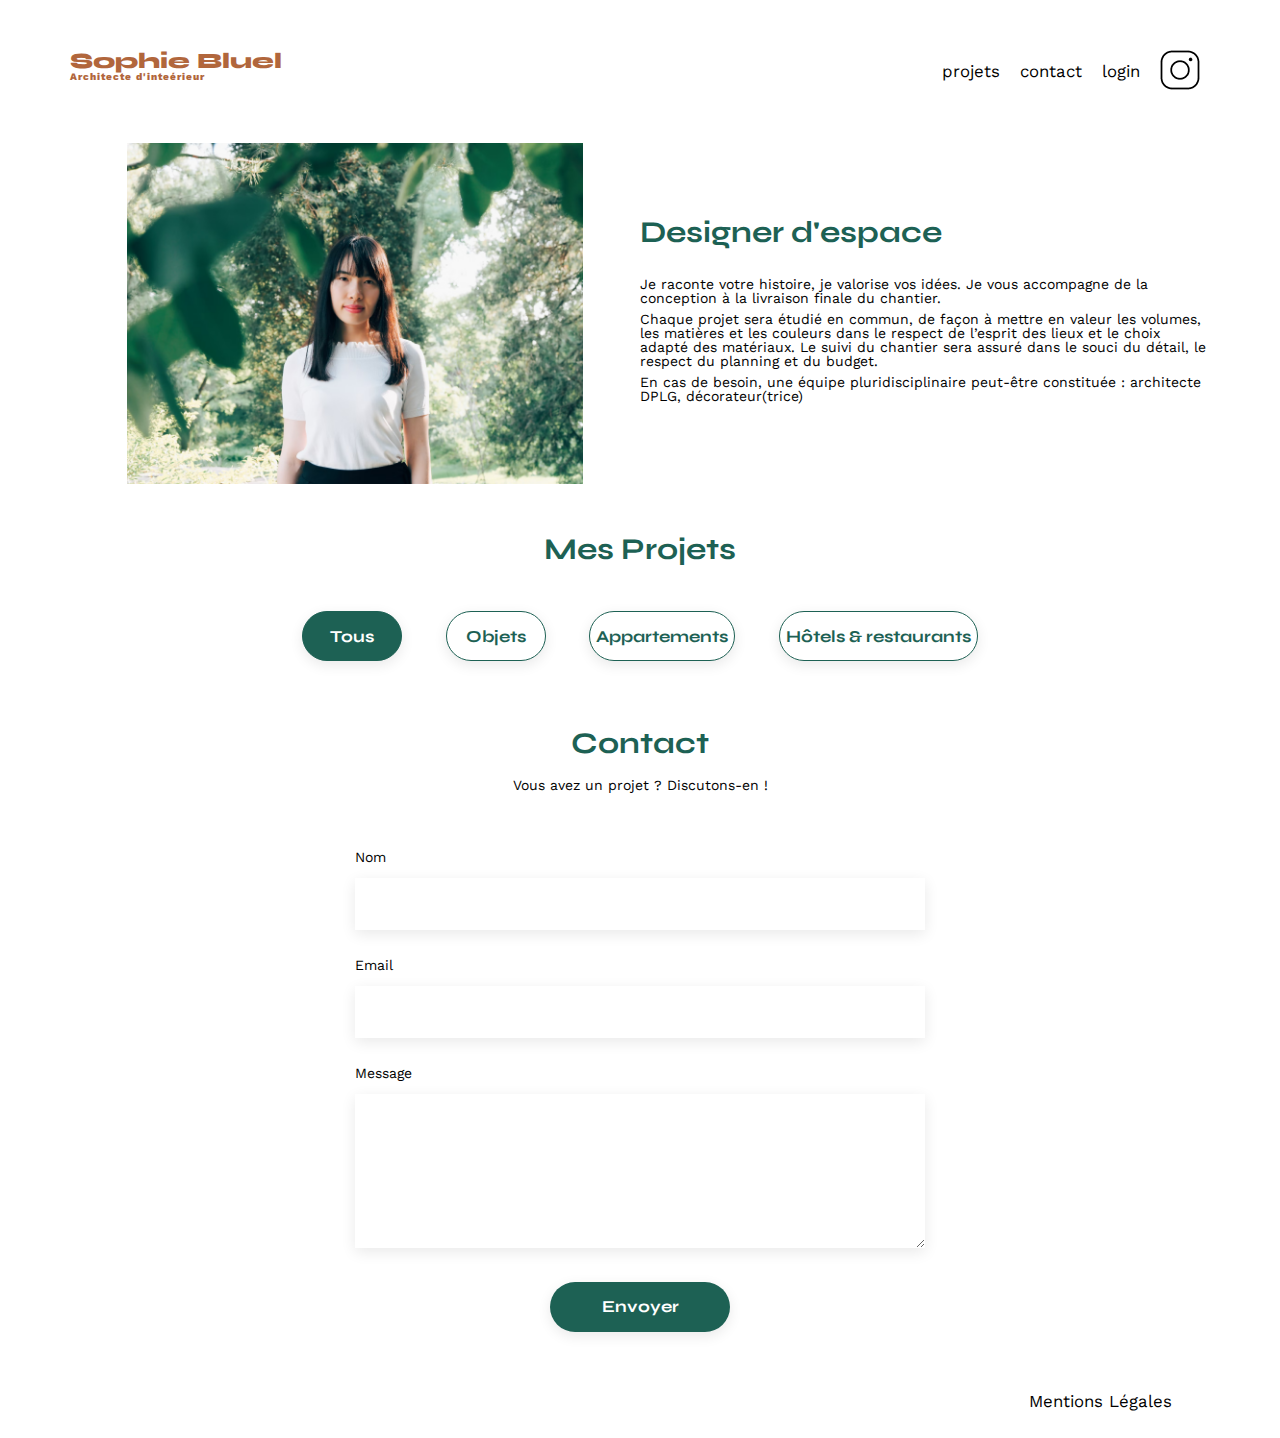
<file: FrontEnd/index.html>
<!DOCTYPE html>
<html lang="fr">

<head>
	<meta charset="UTF-8">
	<title>Sophie Bluel - Architecte d'intérieur</title>
	<meta name="viewport" content="width=device-width, initial-scale=1.0">
	<link rel="preconnect" href="https://fonts.googleapis.com">
	<link rel="preconnect" href="https://fonts.gstatic.com" crossorigin>
	<link href="https://fonts.googleapis.com/css2?family=Syne:wght@700;800&family=Work+Sans&display=swap"
		rel="stylesheet">
	<link rel="stylesheet" href="https://cdnjs.cloudflare.com/ajax/libs/font-awesome/6.2.1/css/all.min.css"
		integrity="sha512-MV7K8+y+gLIBoVD59lQIYicR65iaqukzvf/nwasF0nqhPay5w/9lJmVM2hMDcnK1OnMGCdVK+iQrJ7lzPJQd1w=="
		crossorigin="anonymous" referrerpolicy="no-referrer" />
	<meta name="description" content="">
	<link rel="stylesheet" href="./assets/style.css">
</head>

<body>
	<header>
		<h1>Sophie Bluel <span>Architecte d'inteérieur</span></h1>
		<nav>
			<ul>
				<li><a href="#portfolio">projets</a></li>
				<li><a href="#contact">contact</a></li>
				<li id="login"><a href="login.html">login</a></li>
				<li id="logout" style="display:none; cursor: pointer;">logout</li>
				<li><a href="https://instagram.com"><img src="./assets/icons/instagram.png" alt="Instagram"></a></li>
			</ul>
		</nav>
	</header>
	<main>
		<section id="introduction">
			<figure>
				<img src="./assets/images/sophie-bluel.png" alt="">
			</figure>
			<article>
				<h2>Designer d'espace</h2>
				<p>Je raconte votre histoire, je valorise vos idées. Je vous accompagne de la conception à la livraison
					finale du chantier.</p>
				<p>Chaque projet sera étudié en commun, de façon à mettre en valeur les volumes, les matières et les
					couleurs dans le respect de l’esprit des lieux et le choix adapté des matériaux. Le suivi du
					chantier sera assuré dans le souci du détail, le respect du planning et du budget.</p>
				<p>En cas de besoin, une équipe pluridisciplinaire peut-être constituée : architecte DPLG,
					décorateur(trice)</p>
			</article>
		</section>
		<section id="portfolio">
			<div class="projects">
				<h2>Mes Projets
					<a id="modify" href="#" style="display:none">
						<i class="fa-regular fa-pen-to-square"></i>
						modifier</a>
				</h2>
			</div>
			<div class="filter"></div>
			<div class="gallery"></div>
			<div id="myModal" class="modal">

				<div class="modal-content">
					<span class="back">&larr;</span>
					<span class="close">&times;</span>
					<div class="modalGallery">
						<img class="line" src="./assets/icons/Line 1.svg" alt="!" />
						<div class="modalFooter">
							<button>Ajouter une photo</button>
							<a href="#">Supprimer la galerie</a>
						</div>
					</div>
				</div>

			</div>
		</section>
		<section id="contact">
			<h2>Contact</h2>
			<p>Vous avez un projet ? Discutons-en !</p>
			<form action="#" method="post">
				<label for="name">Nom</label>
				<input type="text" name="name" id="name">
				<label for="email">Email</label>
				<input type="email" name="email" id="email">
				<label for="message">Message</label>
				<textarea name="message" id="message" cols="30" rows="10"></textarea>
				<input type="submit" value="Envoyer">
			</form>
		</section>
	</main>

	<footer>
		<nav>
			<ul>
				<li>Mentions Légales</li>
			</ul>
		</nav>
	</footer>
	<script src="js/work.js"></script>
	<script src="js/index.js"></script>
	<script src="js/logout.js"></script>
	<script src="js/modal.js"></script>
</body>

</html>
</file>
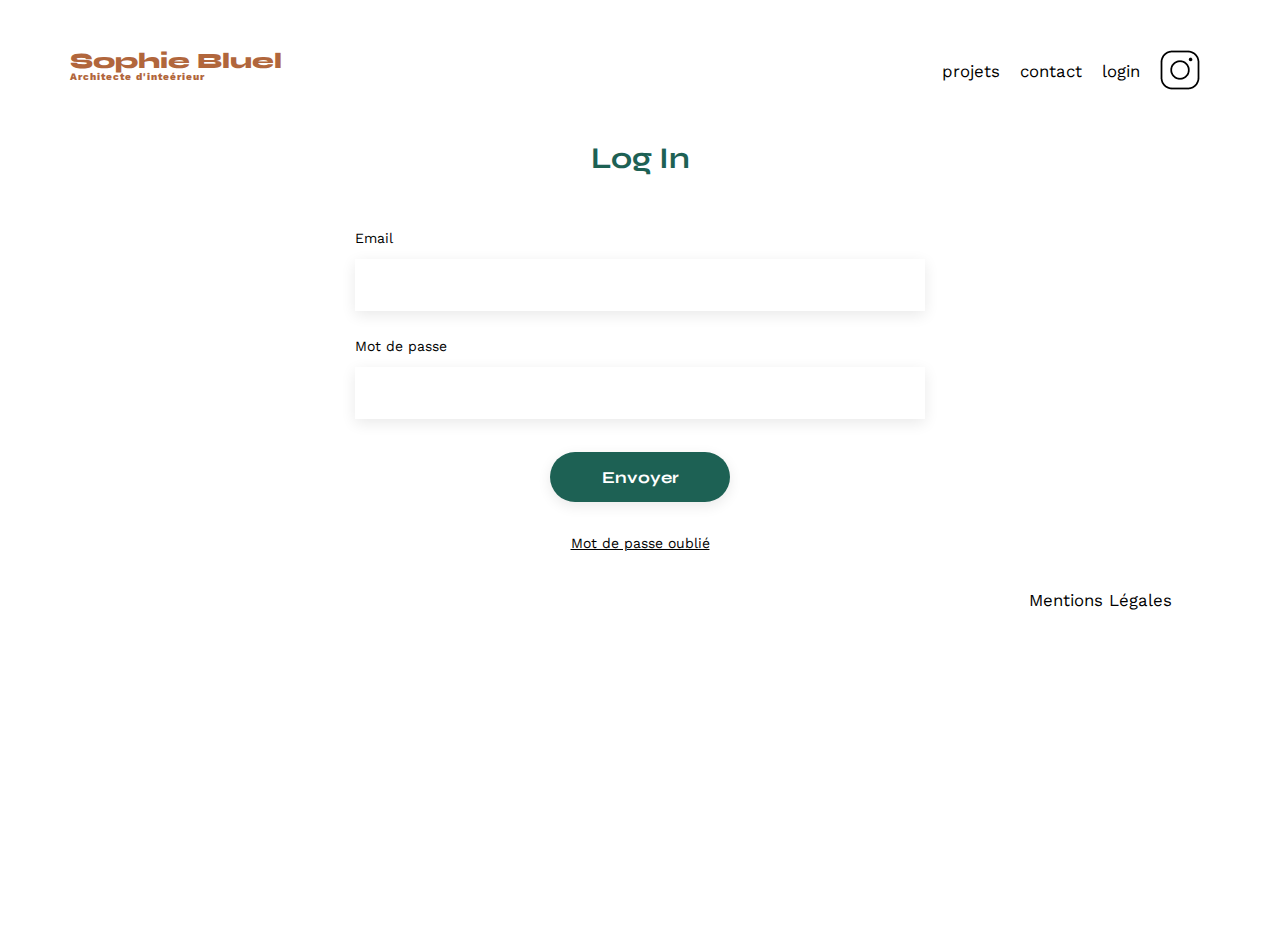
<file: FrontEnd/login.html>
<!DOCTYPE html>
<html lang="fr">

<head>
	<meta charset="UTF-8">
	<title>Sophie Bluel - Architecte d'intérieur</title>
	<meta name="viewport" content="width=device-width, initial-scale=1.0">
	<link rel="preconnect" href="https://fonts.googleapis.com">
	<link rel="preconnect" href="https://fonts.gstatic.com" crossorigin>
	<link href="https://fonts.googleapis.com/css2?family=Syne:wght@700;800&family=Work+Sans&display=swap"
		rel="stylesheet">
	<meta name="description" content="">
	<link rel="stylesheet" href="./assets/style.css">
</head>

<body>
	<header>
		<h1>Sophie Bluel <span>Architecte d'inteérieur</span></h1>
		<nav>
			<ul>
				<li><a href="index.html">projets</a></li>
				<li><a href="index.html">contact</a></li>
				<li><a href="#">login</a></li>
				<li><img src="./assets/icons/instagram.png" alt="Instagram"></li>
			</ul>
		</nav>
	</header>
	<main>
		<section id="login">
			<h2>Log In</h2>
			<form action="#" method="post">
				<label for="email">Email</label>
				<input type="email" name="email" id="email">
				<label for="password">Mot de passe</label>
				<input type="password" name="password" id="password"></input>
				<input type="submit" value="Envoyer">
				<a href="#">Mot de passe oublié</a>
			</form>
		</section>
	</main>

	<footer>
		<nav>
			<ul>
				<li>Mentions Légales</li>
			</ul>
		</nav>
	</footer>
	<script src="js/login.js"></script>
</body>

</html>
</file>
<file: FrontEnd/assets/style.css>
/* http://meyerweb.com/eric/tools/css/reset/
   v2.0 | 20110126
   License: none (public domain)
*/

html,
body,
div,
span,
applet,
object,
iframe,
h1,
h2,
h3,
h4,
h5,
h6,
p,
blockquote,
pre,
a,
abbr,
acronym,
address,
big,
cite,
code,
del,
dfn,
em,
img,
ins,
kbd,
q,
s,
samp,
small,
strike,
strong,
sub,
sup,
tt,
var,
b,
u,
i,
center,
dl,
dt,
dd,
ol,
ul,
li,
fieldset,
form,
label,
legend,
table,
caption,
tbody,
tfoot,
thead,
tr,
th,
td,
article,
aside,
canvas,
details,
embed,
figure,
figcaption,
footer,
header,
hgroup,
menu,
nav,
output,
ruby,
section,
summary,
time,
mark,
audio,
video {
	margin: 0;
	padding: 0;
	border: 0;
	font-size: 100%;
	font: inherit;
	vertical-align: baseline;
}

/* HTML5 display-role reset for older browsers */
article,
aside,
details,
figcaption,
figure,
footer,
header,
hgroup,
menu,
nav,
section {
	display: block;
}

body {
	min-height: 100vh;
	line-height: 1;
}

ol,
ul {
	list-style: none;
}

blockquote,
q {
	quotes: none;
}

blockquote:before,
blockquote:after,
q:before,
q:after {
	content: '';
	content: none;
}

table {
	border-collapse: collapse;
	border-spacing: 0;
}

/** end reset css**/
body {
	max-width: 1140px;
	margin: auto;
	font-family: 'Work Sans';
	font-size: 14px;
}

header {
	display: flex;
	justify-content: space-between;
	margin: 50px 0
}

section {
	margin: 50px 0
}

h1 {
	display: flex;
	flex-direction: column;
	font-family: 'Syne';
	font-size: 22px;
	font-weight: 800;
	color: #B1663C
}

h1>span {
	font-family: 'Work Sans';
	font-size: 10px;
	letter-spacing: 0.1em;
	;
}

h2 {
	font-family: 'Syne';
	font-weight: 700;
	font-size: 30px;
	color: #1D6154
}

nav ul {
	display: flex;
	align-items: center;
	list-style-type: none;

}

nav li {
	padding: 0 10px;
	font-size: 1.2em;
}

nav ul li a {
	color: black;
	text-decoration: none;
}

nav ul li a:hover {
	color: #B1663C;
	text-decoration: none;
}

#introduction {
	display: flex;
	align-items: center;
}

#introduction figure {
	flex: 1
}

#introduction img {
	display: block;
	margin: auto;
	width: 80%;
}

#introduction article {
	flex: 1
}

#introduction h2 {
	margin-bottom: 1em;
}

#introduction p {
	margin-bottom: 0.5em;
}

#portfolio h2,
#login h2,
#login a {
	text-align: center;
	margin-bottom: 1em;
}

#login a {
	color: black;
}

.gallery {
	width: 100%;
	display: grid;
	grid-template-columns: 1fr 1fr 1fr;
	grid-column-gap: 20px;
	grid-row-gap: 20px;
}

.gallery img,
.modalGallery img {
	width: 100%;
}

.modalGallery {
	width: 80%;
	display: grid;
	grid-template-columns: 1fr 1fr 1fr 1fr 1fr;
	padding: 10%;
	grid-column-gap: 20px;
	grid-row-gap: 20px;
}

.modalGallery h2 {
	grid-column-start: 1;
	grid-column-end: 6;
	color: #000000;
	font-size: 26px;
}

.modal-content a {
	color: red;
	text-decoration: none;
}

.modal-content .line {
	width: 100%;
}

.modalFooter {
	display: grid;
	place-items: center;
	grid-template-columns: 0.5fr;
	text-align: center;
	width: 100%;
}

#delete-all {
	color: red;
}

.projects a {
	color: #000000;
	text-decoration: none;
	font-size: 14px;
}

#contact,
#login {
	width: 50%;
	margin: auto;
}

#contact>*,
#login>*,
.modalGallery>* {
	text-align: center;

}

#contact h2,
#login h2,
.modalGallery h2 {
	margin-bottom: 20px;
}

#contact form,
#login form,
.modalGallery form {
	text-align: left;
	margin-top: 30px;
	display: flex;
	flex-direction: column;
}

#contact input,
button,
#login input,
.modalGallery input,
.modalGallery select {
	height: 50px;
	font-size: 1.2em;
	border: none;
	box-shadow: 0px 4px 14px rgba(0, 0, 0, 0.09);
}

#contact label,
#login label,
.modalGallery label {
	margin: 2em 0 1em 0;
}

#contact textarea {
	border: none;
	box-shadow: 0px 4px 14px rgba(0, 0, 0, 0.09);
}

.fa-regular fa-trash-can {
	color: red;
}

input[type="submit"],
button {
	font-family: 'Syne';
	font-weight: 700;
	color: white;
	background-color: #1D6154;
	margin: 2em auto;
	width: 180px;
	text-align: center;
	border-radius: 60px;
}

button {
	min-width: 100px;
	width: auto;
	margin: 1em;
	color: #1D6154;
	background-color: white;
	border: 1px solid #1D6154;
}

button:hover {
	cursor: pointer;
}

button.active,
.modal-content button {
	color: white;
	background-color: #1D6154;
}

.filter {
	display: flex;
	justify-content: center;
	width: 100%;
	gap: 10px;
}

footer {
	margin-top: auto;
}

footer nav ul {
	display: flex;
	justify-content: flex-end;
	margin: 2em
}

.modal {
	display: none;
	position: fixed;
	z-index: 1;
	left: 0;
	top: 0;
	width: 100%;
	height: 100%;
	overflow: auto;
	background-color: rgb(0, 0, 0);
	background-color: rgba(0, 0, 0, 0.4);
}

/* Modal Content/Box */
.modal-content {
	background-color: #FFFFFF;
	margin: 15% 30% 15% 30%;
	padding: 20px;
	border-radius: 10px;
	width: auto;
}

.close,
.back {
	color: #aaa;
	float: right;
	font-size: 28px;
	font-weight: bold;
}

.back {
	float: left;
}

.close:hover,
.close:focus,
.back:hover,
.back:focus {
	color: black;
	text-decoration: none;
	cursor: pointer;
}

.projects #modify i {
	margin-left: 20px;
	font-size: 18px;
}

.modalImageContainer {
	position: relative;
	display: inline-block;
}

.modalImageContainer img {
	display: block;
	width: 100%;
	height: auto;
	border-radius: 8px;
}

.delete-icon {
	position: absolute;
	top: 6px;
	right: 6px;
	background-color: black;
	border-radius: 2px;
	padding: 6px;
	transition: background-color 0.2s ease-in-out;
}

.delete-icon:hover {
	background-color: red;
}

.delete-icon i {
	color: white;
}

.modalGallery form {
	grid-column-start: 1;
	grid-column-end: 6;
}

.modalGallery form img {
	max-height: 160px;
	object-fit: scale-down;
}

.modalFooter {
	grid-column-start: 1;
	grid-column-end: 6;
	width: 100%;
	justify-content: center;
}

.line {
	padding: 15px;
}

.modalFooter button,
.modalFooter a {
	width: 100%;
}

.file-input-container {
	display: flex;
	flex-direction: column;
	align-items: center;
	width: 100%;
	justify-content: center;
	background-color: #E8F1F7;
	border-radius: 8px;
}


.file-input-container button {
	background-color: #CBD6DC;
	color: #306685;
	border: none;
	cursor: pointer;
}

.modal-content .submitButton {
	border: none;
	background-color: #A7A7A7;
	cursor: not-allowed;
}

.file-input-container .fa-regular {
	font-size: 60px;
	color: #B9C5CC;
}

.subtitle {
	font-size: 0.8rem;
	color: #444444;
	padding-bottom: 15px;
}
</file>
